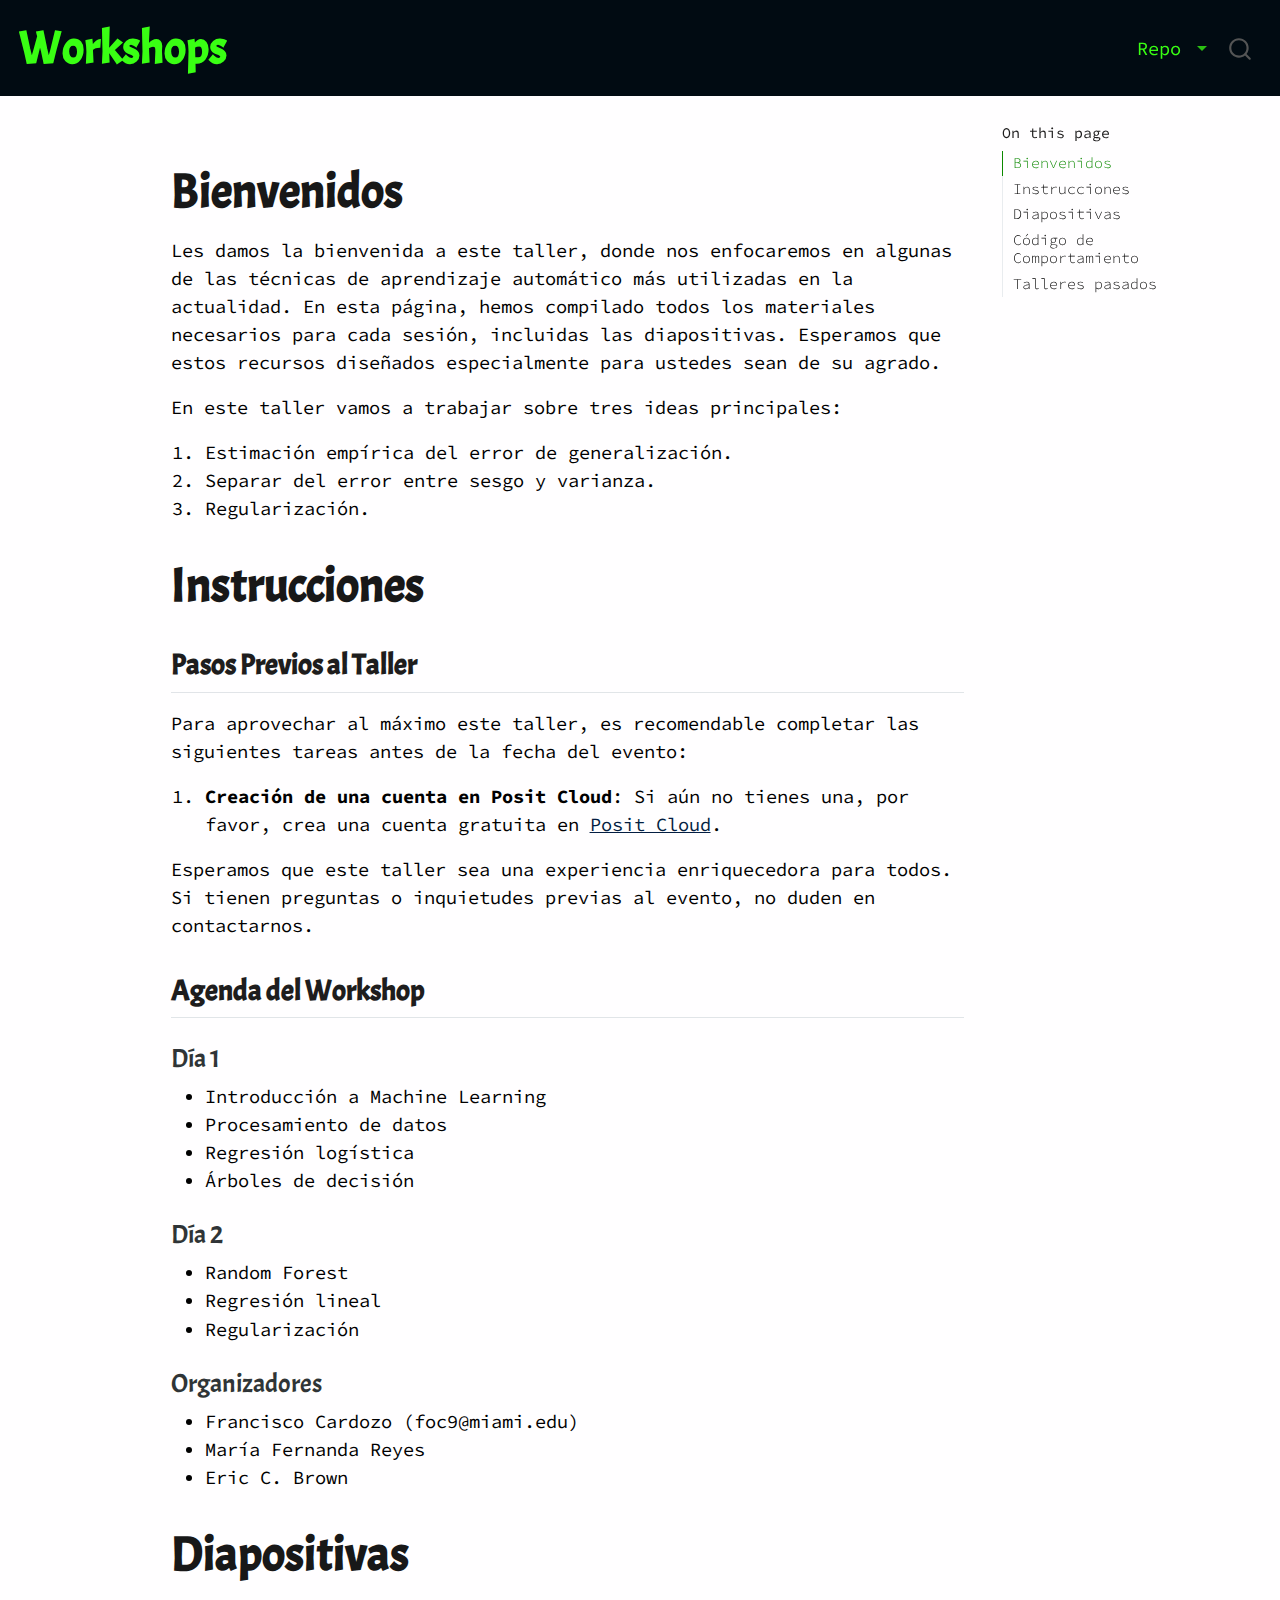
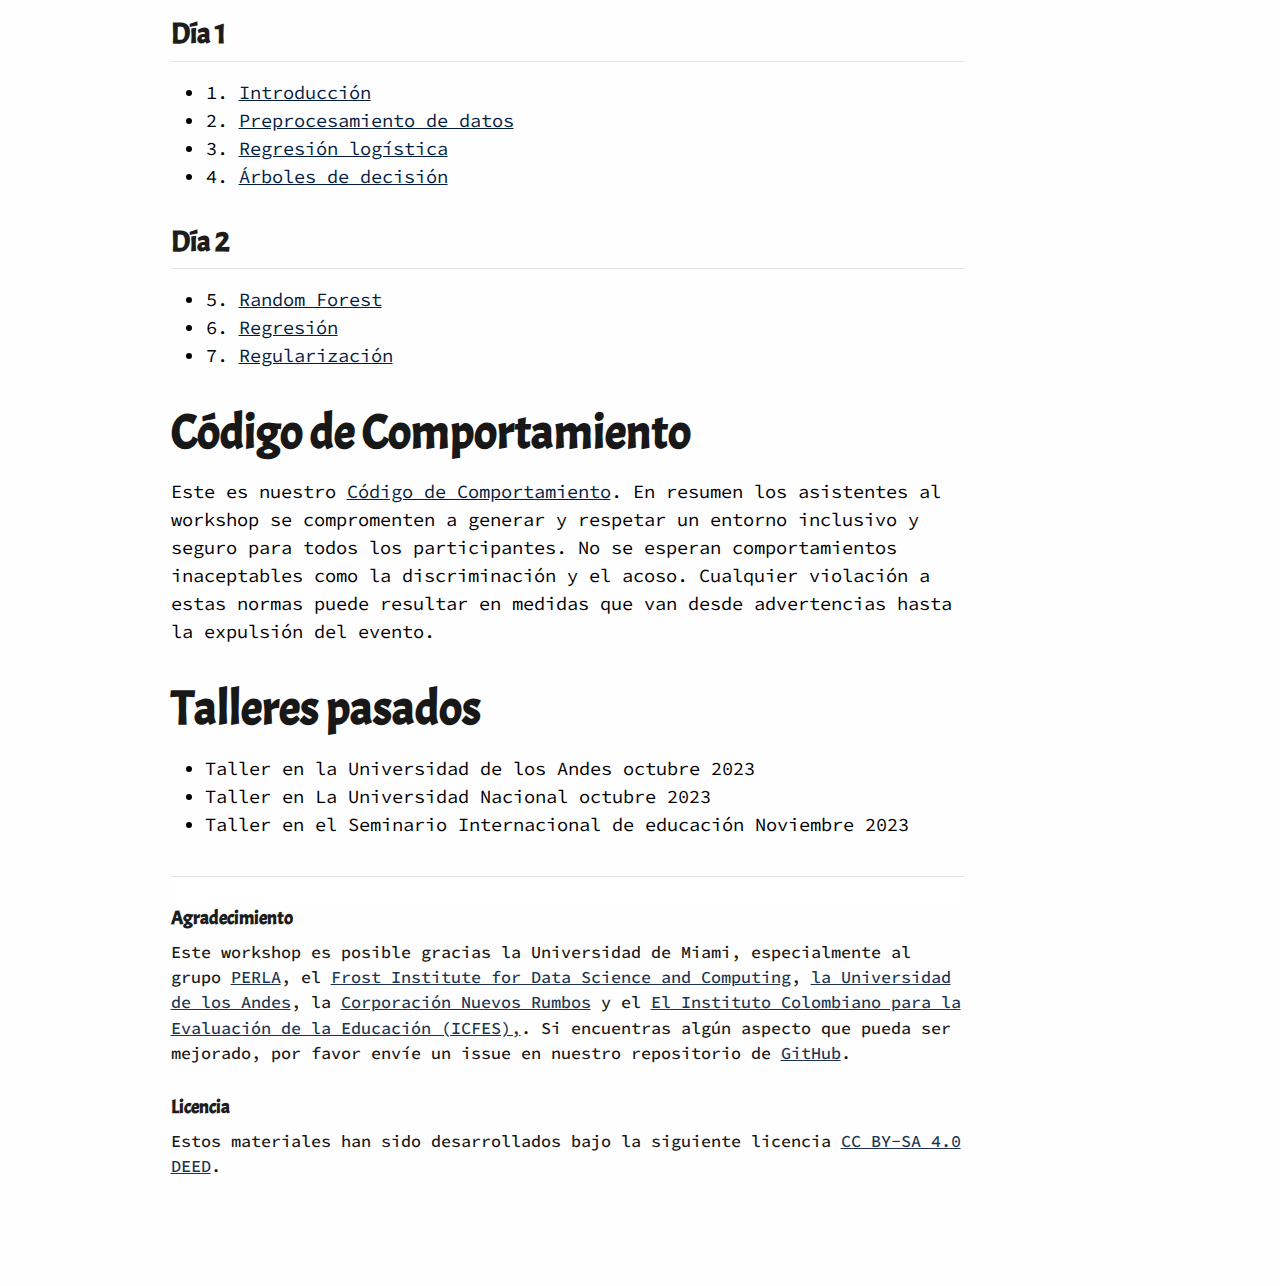
<file: docs/index.html>
<!DOCTYPE html>
<html xmlns="http://www.w3.org/1999/xhtml" lang="en" xml:lang="en"><head>

<meta charset="utf-8">
<meta name="generator" content="quarto-1.3.287">

<meta name="viewport" content="width=device-width, initial-scale=1.0, user-scalable=yes">


<title>Workshops</title>
<style>
code{white-space: pre-wrap;}
span.smallcaps{font-variant: small-caps;}
div.columns{display: flex; gap: min(4vw, 1.5em);}
div.column{flex: auto; overflow-x: auto;}
div.hanging-indent{margin-left: 1.5em; text-indent: -1.5em;}
ul.task-list{list-style: none;}
ul.task-list li input[type="checkbox"] {
  width: 0.8em;
  margin: 0 0.8em 0.2em -1em; /* quarto-specific, see https://github.com/quarto-dev/quarto-cli/issues/4556 */ 
  vertical-align: middle;
}
</style>


<script src="site_libs/quarto-nav/quarto-nav.js"></script>
<script src="site_libs/clipboard/clipboard.min.js"></script>
<script src="site_libs/quarto-search/autocomplete.umd.js"></script>
<script src="site_libs/quarto-search/fuse.min.js"></script>
<script src="site_libs/quarto-search/quarto-search.js"></script>
<meta name="quarto:offset" content="./">
<script src="site_libs/quarto-html/quarto.js"></script>
<script src="site_libs/quarto-html/popper.min.js"></script>
<script src="site_libs/quarto-html/tippy.umd.min.js"></script>
<script src="site_libs/quarto-html/anchor.min.js"></script>
<link href="site_libs/quarto-html/tippy.css" rel="stylesheet">
<link href="site_libs/quarto-html/quarto-syntax-highlighting.css" rel="stylesheet" id="quarto-text-highlighting-styles">
<script src="site_libs/bootstrap/bootstrap.min.js"></script>
<link href="site_libs/bootstrap/bootstrap-icons.css" rel="stylesheet">
<link href="site_libs/bootstrap/bootstrap.min.css" rel="stylesheet" id="quarto-bootstrap" data-mode="light">
<script id="quarto-search-options" type="application/json">{
  "location": "navbar",
  "copy-button": false,
  "collapse-after": 3,
  "panel-placement": "end",
  "type": "overlay",
  "limit": 20,
  "language": {
    "search-no-results-text": "No results",
    "search-matching-documents-text": "matching documents",
    "search-copy-link-title": "Copy link to search",
    "search-hide-matches-text": "Hide additional matches",
    "search-more-match-text": "more match in this document",
    "search-more-matches-text": "more matches in this document",
    "search-clear-button-title": "Clear",
    "search-detached-cancel-button-title": "Cancel",
    "search-submit-button-title": "Submit"
  }
}</script>


<link rel="stylesheet" href="styles.css">
</head>

<body class="nav-fixed">

<div id="quarto-search-results"></div>
  <header id="quarto-header" class="headroom fixed-top">
    <nav class="navbar navbar-expand-lg navbar-dark ">
      <div class="navbar-container container-fluid">
      <div class="navbar-brand-container">
    <a class="navbar-brand" href="./index.html">
    <span class="navbar-title">Workshops</span>
    </a>
  </div>
            <div id="quarto-search" class="" title="Search"></div>
          <button class="navbar-toggler" type="button" data-bs-toggle="collapse" data-bs-target="#navbarCollapse" aria-controls="navbarCollapse" aria-expanded="false" aria-label="Toggle navigation" onclick="if (window.quartoToggleHeadroom) { window.quartoToggleHeadroom(); }">
  <span class="navbar-toggler-icon"></span>
</button>
          <div class="collapse navbar-collapse" id="navbarCollapse">
            <ul class="navbar-nav navbar-nav-scroll ms-auto">
  <li class="nav-item dropdown ">
    <a class="nav-link dropdown-toggle" href="#" id="nav-menu-repo" role="button" data-bs-toggle="dropdown" aria-expanded="false" rel="" target="">
 <span class="menu-text">Repo</span>
    </a>
    <ul class="dropdown-menu dropdown-menu-end" aria-labelledby="nav-menu-repo">    
        <li>
    <a class="dropdown-item" href="https://github.com/focardozom/machine-learning-latin-america" rel="" target="">
 <span class="dropdown-text">Machine Learning in LA</span></a>
  </li>  
    </ul>
  </li>
</ul>
            <div class="quarto-navbar-tools">
</div>
          </div> <!-- /navcollapse -->
      </div> <!-- /container-fluid -->
    </nav>
</header>
<!-- content -->
<div id="quarto-content" class="quarto-container page-columns page-rows-contents page-layout-article page-navbar">
<!-- sidebar -->
<!-- margin-sidebar -->
    <div id="quarto-margin-sidebar" class="sidebar margin-sidebar">
        <nav id="TOC" role="doc-toc" class="toc-active">
    <h2 id="toc-title">On this page</h2>
   
  <ul>
  <li><a href="#bienvenidos" id="toc-bienvenidos" class="nav-link active" data-scroll-target="#bienvenidos">Bienvenidos</a></li>
  <li><a href="#instrucciones" id="toc-instrucciones" class="nav-link" data-scroll-target="#instrucciones">Instrucciones</a>
  <ul class="collapse">
  <li><a href="#pasos-previos-al-taller" id="toc-pasos-previos-al-taller" class="nav-link" data-scroll-target="#pasos-previos-al-taller">Pasos Previos al Taller</a></li>
  <li><a href="#agenda-del-workshop" id="toc-agenda-del-workshop" class="nav-link" data-scroll-target="#agenda-del-workshop">Agenda del Workshop</a>
  <ul class="collapse">
  <li><a href="#día-1" id="toc-día-1" class="nav-link" data-scroll-target="#día-1">Día 1</a></li>
  <li><a href="#día-2" id="toc-día-2" class="nav-link" data-scroll-target="#día-2">Día 2</a></li>
  <li><a href="#organizadores" id="toc-organizadores" class="nav-link" data-scroll-target="#organizadores">Organizadores</a></li>
  </ul></li>
  </ul></li>
  <li><a href="#diapositivas" id="toc-diapositivas" class="nav-link" data-scroll-target="#diapositivas">Diapositivas</a>
  <ul class="collapse">
  <li><a href="#día-1-1" id="toc-día-1-1" class="nav-link" data-scroll-target="#día-1-1">Día 1</a></li>
  <li><a href="#día-2-1" id="toc-día-2-1" class="nav-link" data-scroll-target="#día-2-1">Día 2</a></li>
  </ul></li>
  <li><a href="#código-de-comportamiento" id="toc-código-de-comportamiento" class="nav-link" data-scroll-target="#código-de-comportamiento">Código de Comportamiento</a></li>
  
  
  <li><a href="#talleres-pasados" id="toc-talleres-pasados" class="nav-link" data-scroll-target="#talleres-pasados">Talleres pasados</a></li>
  </ul>
</nav>
    </div>
<!-- main -->
<main class="content" id="quarto-document-content">



<section id="bienvenidos" class="level1">
<h1>Bienvenidos</h1>
<p>Les damos la bienvenida a este taller, donde nos enfocaremos en algunas de las técnicas de aprendizaje automático más utilizadas en la actualidad. En esta página, hemos compilado todos los materiales necesarios para cada sesión, incluidas las diapositivas. Esperamos que estos recursos diseñados especialmente para ustedes sean de su agrado.</p>
<p>En este taller vamos a trabajar sobre tres ideas principales:</p>
<ol type="1">
<li>Estimación empírica del error de generalización.</li>
<li>Separar del error entre sesgo y varianza.</li>
<li>Regularización.</li>
</ol>
</section>
<section id="instrucciones" class="level1">
<h1>Instrucciones</h1>
<section id="pasos-previos-al-taller" class="level2">
<h2 class="anchored" data-anchor-id="pasos-previos-al-taller">Pasos Previos al Taller</h2>
<p>Para aprovechar al máximo este taller, es recomendable completar las siguientes tareas antes de la fecha del evento:</p>
<ol type="1">
<li><strong>Creación de una cuenta en Posit Cloud</strong>: Si aún no tienes una, por favor, crea una cuenta gratuita en <a href="https://posit.cloud/" target="_blank">Posit Cloud</a>.</li>
</ol>
<p>Esperamos que este taller sea una experiencia enriquecedora para todos. Si tienen preguntas o inquietudes previas al evento, no duden en contactarnos.</p>
</section>
<section id="agenda-del-workshop" class="level2">
<h2 class="anchored" data-anchor-id="agenda-del-workshop">Agenda del Workshop</h2>
<section id="día-1" class="level3">
<h3 class="anchored" data-anchor-id="día-1">Día 1</h3>
<ul>
<li>Introducción a Machine Learning</li>
<li>Procesamiento de datos</li>
<li>Regresión logística</li>
<li>Árboles de decisión</li>
</ul>
</section>
<section id="día-2" class="level3">
<h3 class="anchored" data-anchor-id="día-2">Día 2</h3>
<ul>
<li>Random Forest</li>
<li>Regresión lineal</li>
<li>Regularización</li>
</ul>
</section>
<section id="organizadores" class="level3">
<h3 class="anchored" data-anchor-id="organizadores">Organizadores</h3>
<ul>
<li>Francisco Cardozo (foc9@miami.edu)</li>
<li>María Fernanda Reyes</li>
<li>Eric C. Brown</li>
</ul>
</section>
</section>
</section>
<section id="diapositivas" class="level1">
<h1>Diapositivas</h1>
<section id="día-1-1" class="level2">
<h2 class="anchored" data-anchor-id="día-1-1">Día 1</h2>
<ul>
<li><ol type="1">
<li><a href="slides/1-introduccion/slides-1-introduccion.html" target="_blank">Introducción</a></li>
</ol></li>
<li><ol start="2" type="1">
<li><a href="slides/2-procesamiento/slides-2-procesamiento.html" target="_blank">Preprocesamiento de datos</a></li>
</ol></li>
<li><ol start="3" type="1">
<li><a href="slides/3-modelos/3-modelos/slides-3-modelos.html" target="_blank">Regresión logística</a></li>
</ol></li>
<li><ol start="4" type="1">
<li><a href="slides/4-arboles/slides-4-arboles.html" target="_blank">Árboles de decisión</a></li>
</ol></li>
</ul>
</section>
<section id="día-2-1" class="level2">
<h2 class="anchored" data-anchor-id="día-2-1">Día 2</h2>
<ul>
<li><ol start="5" type="1">
<li><a href="slides/5-rforest/slides-5-forest.html" target="_blank">Random Forest</a></li>
</ol></li>
<li><ol start="6" type="1">
<li><a href="slides/6-regresion/slides-6-regresion.html" target="_blank">Regresión</a></li>
</ol></li>
<li><ol start="7" type="1">
<li><a href="slides/7-regularizacion/slides-regularizacion.html" target="_blank">Regularización</a></li>
</ol></li>
</ul>
</section>
</section>
<section id="código-de-comportamiento" class="level1">
<h1>Código de Comportamiento</h1>
<p>Este es nuestro <a href="COC/coc.html" target="_blank">Código de Comportamiento</a>. En resumen los asistentes al workshop se compromenten a generar y respetar un entorno inclusivo y seguro para todos los participantes. No se esperan comportamientos inaceptables como la discriminación y el acoso. Cualquier violación a estas normas puede resultar en medidas que van desde advertencias hasta la expulsión del evento.</p>
</section>


<section id="talleres-pasados" class="level1">
<h1>Talleres pasados</h1>
<ul>
<li>Taller en la Universidad de los Andes octubre 2023</li>
<li>Taller en La Universidad Nacional octubre 2023</li>
<li>Taller en el Seminario Internacional de educación Noviembre 2023</li>
</ul>


</section>

<a onclick="window.scrollTo(0, 0); return false;" role="button" id="quarto-back-to-top"><i class="bi bi-arrow-up"></i> Back to top</a><div id="quarto-appendix" class="default"><section id="agradecimiento" class="level1 appendix"><h2 class="anchored quarto-appendix-heading">Agradecimiento</h2><div class="quarto-appendix-contents">

<p>Este workshop es posible gracias la Universidad de Miami, especialmente al grupo <a href="https://www.publichealth.med.miami.edu/research/research-labs/perla-lab/index.html">PERLA</a>, el <a href="https://idsc.miami.edu">Frost Institute for Data Science and Computing</a>, <a href="https://uniandes.edu.co/en">la Universidad de los Andes</a>, la <a href="https://nuevosrumbos.org">Corporación Nuevos Rumbos</a> y el <a href="https://www.icfes.gov.co/en/">El Instituto Colombiano para la Evaluación de la Educación (ICFES),</a>. Si encuentras algún aspecto que pueda ser mejorado, por favor envíe un issue en nuestro repositorio de <a href="https://github.com/focardozom/machine-learning-latin-america">GitHub</a>.</p>
</div></section><section id="licencia" class="level1 appendix"><h2 class="anchored quarto-appendix-heading">Licencia</h2><div class="quarto-appendix-contents">

<p>Estos materiales han sido desarrollados bajo la siguiente licencia <a href="https://creativecommons.org/licenses/by-nc-sa/4.0/">CC BY-SA 4.0 DEED</a>.</p>
</div></section></div></main> <!-- /main -->
<script id="quarto-html-after-body" type="application/javascript">
window.document.addEventListener("DOMContentLoaded", function (event) {
  const toggleBodyColorMode = (bsSheetEl) => {
    const mode = bsSheetEl.getAttribute("data-mode");
    const bodyEl = window.document.querySelector("body");
    if (mode === "dark") {
      bodyEl.classList.add("quarto-dark");
      bodyEl.classList.remove("quarto-light");
    } else {
      bodyEl.classList.add("quarto-light");
      bodyEl.classList.remove("quarto-dark");
    }
  }
  const toggleBodyColorPrimary = () => {
    const bsSheetEl = window.document.querySelector("link#quarto-bootstrap");
    if (bsSheetEl) {
      toggleBodyColorMode(bsSheetEl);
    }
  }
  toggleBodyColorPrimary();  
  const icon = "";
  const anchorJS = new window.AnchorJS();
  anchorJS.options = {
    placement: 'right',
    icon: icon
  };
  anchorJS.add('.anchored');
  const isCodeAnnotation = (el) => {
    for (const clz of el.classList) {
      if (clz.startsWith('code-annotation-')) {                     
        return true;
      }
    }
    return false;
  }
  const clipboard = new window.ClipboardJS('.code-copy-button', {
    text: function(trigger) {
      const codeEl = trigger.previousElementSibling.cloneNode(true);
      for (const childEl of codeEl.children) {
        if (isCodeAnnotation(childEl)) {
          childEl.remove();
        }
      }
      return codeEl.innerText;
    }
  });
  clipboard.on('success', function(e) {
    // button target
    const button = e.trigger;
    // don't keep focus
    button.blur();
    // flash "checked"
    button.classList.add('code-copy-button-checked');
    var currentTitle = button.getAttribute("title");
    button.setAttribute("title", "Copied!");
    let tooltip;
    if (window.bootstrap) {
      button.setAttribute("data-bs-toggle", "tooltip");
      button.setAttribute("data-bs-placement", "left");
      button.setAttribute("data-bs-title", "Copied!");
      tooltip = new bootstrap.Tooltip(button, 
        { trigger: "manual", 
          customClass: "code-copy-button-tooltip",
          offset: [0, -8]});
      tooltip.show();    
    }
    setTimeout(function() {
      if (tooltip) {
        tooltip.hide();
        button.removeAttribute("data-bs-title");
        button.removeAttribute("data-bs-toggle");
        button.removeAttribute("data-bs-placement");
      }
      button.setAttribute("title", currentTitle);
      button.classList.remove('code-copy-button-checked');
    }, 1000);
    // clear code selection
    e.clearSelection();
  });
  function tippyHover(el, contentFn) {
    const config = {
      allowHTML: true,
      content: contentFn,
      maxWidth: 500,
      delay: 100,
      arrow: false,
      appendTo: function(el) {
          return el.parentElement;
      },
      interactive: true,
      interactiveBorder: 10,
      theme: 'quarto',
      placement: 'bottom-start'
    };
    window.tippy(el, config); 
  }
  const noterefs = window.document.querySelectorAll('a[role="doc-noteref"]');
  for (var i=0; i<noterefs.length; i++) {
    const ref = noterefs[i];
    tippyHover(ref, function() {
      // use id or data attribute instead here
      let href = ref.getAttribute('data-footnote-href') || ref.getAttribute('href');
      try { href = new URL(href).hash; } catch {}
      const id = href.replace(/^#\/?/, "");
      const note = window.document.getElementById(id);
      return note.innerHTML;
    });
  }
      let selectedAnnoteEl;
      const selectorForAnnotation = ( cell, annotation) => {
        let cellAttr = 'data-code-cell="' + cell + '"';
        let lineAttr = 'data-code-annotation="' +  annotation + '"';
        const selector = 'span[' + cellAttr + '][' + lineAttr + ']';
        return selector;
      }
      const selectCodeLines = (annoteEl) => {
        const doc = window.document;
        const targetCell = annoteEl.getAttribute("data-target-cell");
        const targetAnnotation = annoteEl.getAttribute("data-target-annotation");
        const annoteSpan = window.document.querySelector(selectorForAnnotation(targetCell, targetAnnotation));
        const lines = annoteSpan.getAttribute("data-code-lines").split(",");
        const lineIds = lines.map((line) => {
          return targetCell + "-" + line;
        })
        let top = null;
        let height = null;
        let parent = null;
        if (lineIds.length > 0) {
            //compute the position of the single el (top and bottom and make a div)
            const el = window.document.getElementById(lineIds[0]);
            top = el.offsetTop;
            height = el.offsetHeight;
            parent = el.parentElement.parentElement;
          if (lineIds.length > 1) {
            const lastEl = window.document.getElementById(lineIds[lineIds.length - 1]);
            const bottom = lastEl.offsetTop + lastEl.offsetHeight;
            height = bottom - top;
          }
          if (top !== null && height !== null && parent !== null) {
            // cook up a div (if necessary) and position it 
            let div = window.document.getElementById("code-annotation-line-highlight");
            if (div === null) {
              div = window.document.createElement("div");
              div.setAttribute("id", "code-annotation-line-highlight");
              div.style.position = 'absolute';
              parent.appendChild(div);
            }
            div.style.top = top - 2 + "px";
            div.style.height = height + 4 + "px";
            let gutterDiv = window.document.getElementById("code-annotation-line-highlight-gutter");
            if (gutterDiv === null) {
              gutterDiv = window.document.createElement("div");
              gutterDiv.setAttribute("id", "code-annotation-line-highlight-gutter");
              gutterDiv.style.position = 'absolute';
              const codeCell = window.document.getElementById(targetCell);
              const gutter = codeCell.querySelector('.code-annotation-gutter');
              gutter.appendChild(gutterDiv);
            }
            gutterDiv.style.top = top - 2 + "px";
            gutterDiv.style.height = height + 4 + "px";
          }
          selectedAnnoteEl = annoteEl;
        }
      };
      const unselectCodeLines = () => {
        const elementsIds = ["code-annotation-line-highlight", "code-annotation-line-highlight-gutter"];
        elementsIds.forEach((elId) => {
          const div = window.document.getElementById(elId);
          if (div) {
            div.remove();
          }
        });
        selectedAnnoteEl = undefined;
      };
      // Attach click handler to the DT
      const annoteDls = window.document.querySelectorAll('dt[data-target-cell]');
      for (const annoteDlNode of annoteDls) {
        annoteDlNode.addEventListener('click', (event) => {
          const clickedEl = event.target;
          if (clickedEl !== selectedAnnoteEl) {
            unselectCodeLines();
            const activeEl = window.document.querySelector('dt[data-target-cell].code-annotation-active');
            if (activeEl) {
              activeEl.classList.remove('code-annotation-active');
            }
            selectCodeLines(clickedEl);
            clickedEl.classList.add('code-annotation-active');
          } else {
            // Unselect the line
            unselectCodeLines();
            clickedEl.classList.remove('code-annotation-active');
          }
        });
      }
  const findCites = (el) => {
    const parentEl = el.parentElement;
    if (parentEl) {
      const cites = parentEl.dataset.cites;
      if (cites) {
        return {
          el,
          cites: cites.split(' ')
        };
      } else {
        return findCites(el.parentElement)
      }
    } else {
      return undefined;
    }
  };
  var bibliorefs = window.document.querySelectorAll('a[role="doc-biblioref"]');
  for (var i=0; i<bibliorefs.length; i++) {
    const ref = bibliorefs[i];
    const citeInfo = findCites(ref);
    if (citeInfo) {
      tippyHover(citeInfo.el, function() {
        var popup = window.document.createElement('div');
        citeInfo.cites.forEach(function(cite) {
          var citeDiv = window.document.createElement('div');
          citeDiv.classList.add('hanging-indent');
          citeDiv.classList.add('csl-entry');
          var biblioDiv = window.document.getElementById('ref-' + cite);
          if (biblioDiv) {
            citeDiv.innerHTML = biblioDiv.innerHTML;
          }
          popup.appendChild(citeDiv);
        });
        return popup.innerHTML;
      });
    }
  }
});
</script>
</div> <!-- /content -->



</body></html>
</file>
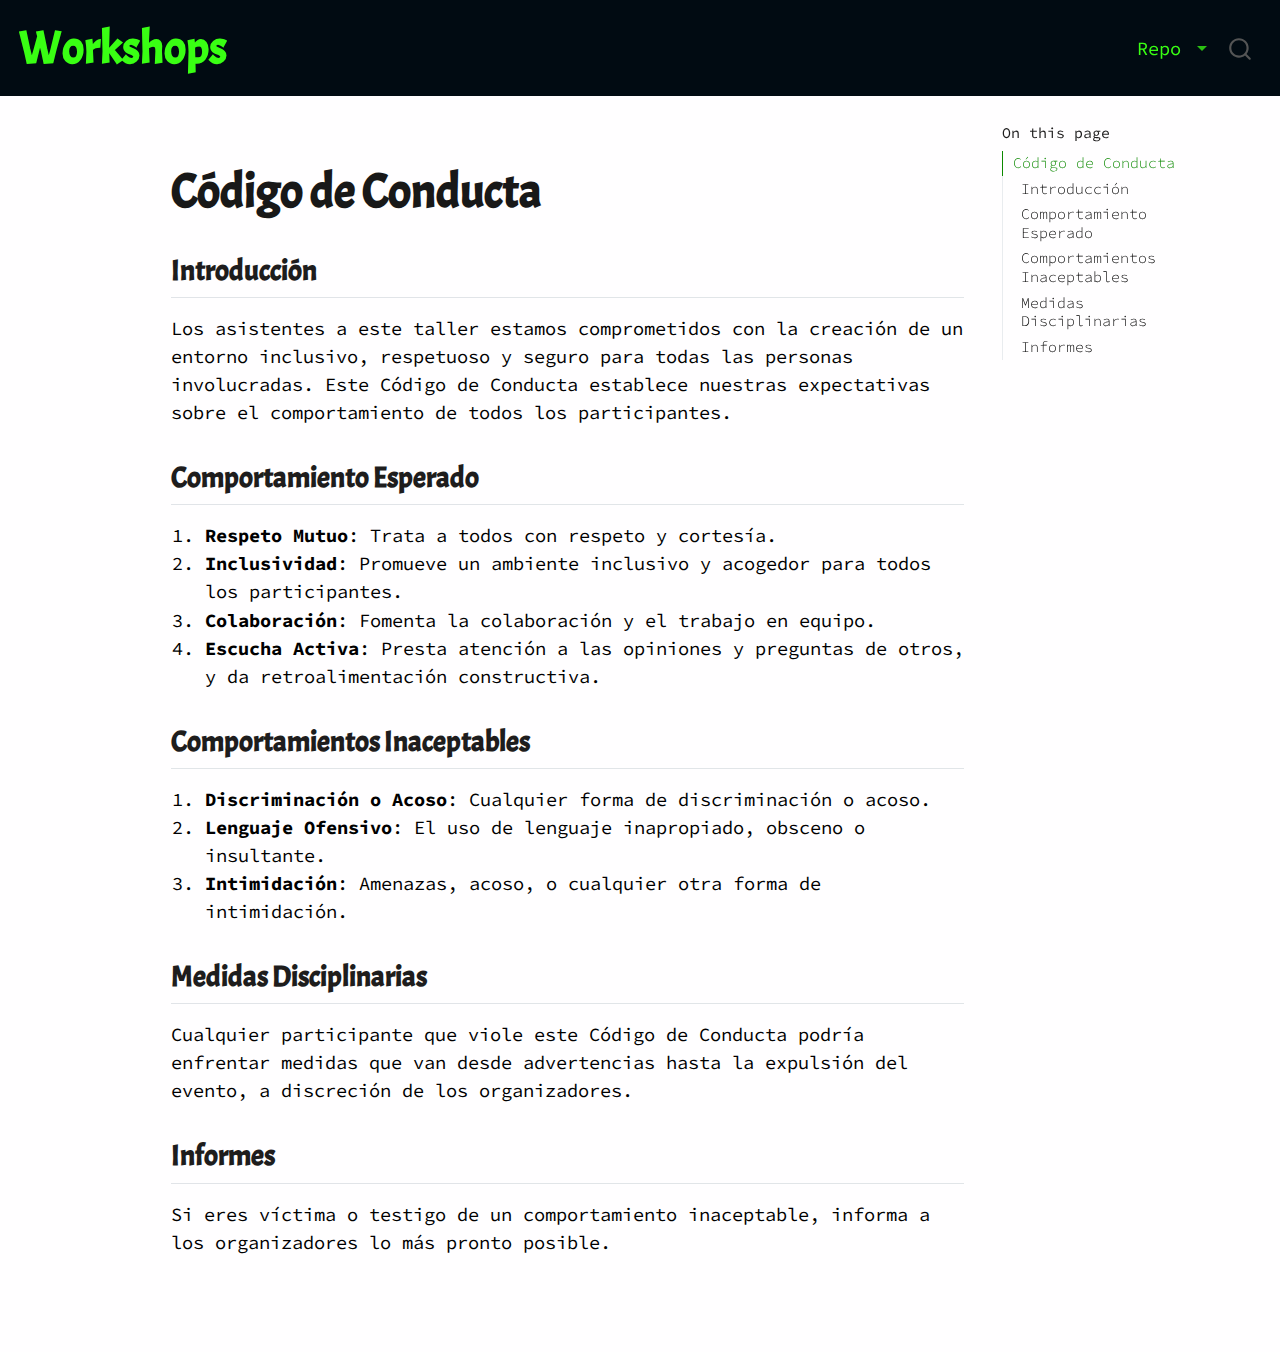
<file: docs/COC/coc.html>
<!DOCTYPE html>
<html xmlns="http://www.w3.org/1999/xhtml" lang="en" xml:lang="en"><head>

<meta charset="utf-8">
<meta name="generator" content="quarto-1.3.287">

<meta name="viewport" content="width=device-width, initial-scale=1.0, user-scalable=yes">


<title>Workshops – coc</title>
<style>
code{white-space: pre-wrap;}
span.smallcaps{font-variant: small-caps;}
div.columns{display: flex; gap: min(4vw, 1.5em);}
div.column{flex: auto; overflow-x: auto;}
div.hanging-indent{margin-left: 1.5em; text-indent: -1.5em;}
ul.task-list{list-style: none;}
ul.task-list li input[type="checkbox"] {
  width: 0.8em;
  margin: 0 0.8em 0.2em -1em; /* quarto-specific, see https://github.com/quarto-dev/quarto-cli/issues/4556 */ 
  vertical-align: middle;
}
</style>


<script src="../site_libs/quarto-nav/quarto-nav.js"></script>
<script src="../site_libs/clipboard/clipboard.min.js"></script>
<script src="../site_libs/quarto-search/autocomplete.umd.js"></script>
<script src="../site_libs/quarto-search/fuse.min.js"></script>
<script src="../site_libs/quarto-search/quarto-search.js"></script>
<meta name="quarto:offset" content="../">
<script src="../site_libs/quarto-html/quarto.js"></script>
<script src="../site_libs/quarto-html/popper.min.js"></script>
<script src="../site_libs/quarto-html/tippy.umd.min.js"></script>
<script src="../site_libs/quarto-html/anchor.min.js"></script>
<link href="../site_libs/quarto-html/tippy.css" rel="stylesheet">
<link href="../site_libs/quarto-html/quarto-syntax-highlighting.css" rel="stylesheet" id="quarto-text-highlighting-styles">
<script src="../site_libs/bootstrap/bootstrap.min.js"></script>
<link href="../site_libs/bootstrap/bootstrap-icons.css" rel="stylesheet">
<link href="../site_libs/bootstrap/bootstrap.min.css" rel="stylesheet" id="quarto-bootstrap" data-mode="light">
<script id="quarto-search-options" type="application/json">{
  "location": "navbar",
  "copy-button": false,
  "collapse-after": 3,
  "panel-placement": "end",
  "type": "overlay",
  "limit": 20,
  "language": {
    "search-no-results-text": "No results",
    "search-matching-documents-text": "matching documents",
    "search-copy-link-title": "Copy link to search",
    "search-hide-matches-text": "Hide additional matches",
    "search-more-match-text": "more match in this document",
    "search-more-matches-text": "more matches in this document",
    "search-clear-button-title": "Clear",
    "search-detached-cancel-button-title": "Cancel",
    "search-submit-button-title": "Submit"
  }
}</script>


<link rel="stylesheet" href="../styles.css">
</head>

<body class="nav-fixed">

<div id="quarto-search-results"></div>
  <header id="quarto-header" class="headroom fixed-top">
    <nav class="navbar navbar-expand-lg navbar-dark ">
      <div class="navbar-container container-fluid">
      <div class="navbar-brand-container">
    <a class="navbar-brand" href="../index.html">
    <span class="navbar-title">Workshops</span>
    </a>
  </div>
            <div id="quarto-search" class="" title="Search"></div>
          <button class="navbar-toggler" type="button" data-bs-toggle="collapse" data-bs-target="#navbarCollapse" aria-controls="navbarCollapse" aria-expanded="false" aria-label="Toggle navigation" onclick="if (window.quartoToggleHeadroom) { window.quartoToggleHeadroom(); }">
  <span class="navbar-toggler-icon"></span>
</button>
          <div class="collapse navbar-collapse" id="navbarCollapse">
            <ul class="navbar-nav navbar-nav-scroll ms-auto">
  <li class="nav-item dropdown ">
    <a class="nav-link dropdown-toggle" href="#" id="nav-menu-repo" role="button" data-bs-toggle="dropdown" aria-expanded="false" rel="" target="">
 <span class="menu-text">Repo</span>
    </a>
    <ul class="dropdown-menu dropdown-menu-end" aria-labelledby="nav-menu-repo">    
        <li>
    <a class="dropdown-item" href="https://github.com/focardozom/machine-learning-latin-america" rel="" target="">
 <span class="dropdown-text">Machine Learning in LA</span></a>
  </li>  
    </ul>
  </li>
</ul>
            <div class="quarto-navbar-tools">
</div>
          </div> <!-- /navcollapse -->
      </div> <!-- /container-fluid -->
    </nav>
</header>
<!-- content -->
<div id="quarto-content" class="quarto-container page-columns page-rows-contents page-layout-article page-navbar">
<!-- sidebar -->
<!-- margin-sidebar -->
    <div id="quarto-margin-sidebar" class="sidebar margin-sidebar">
        <nav id="TOC" role="doc-toc" class="toc-active">
    <h2 id="toc-title">On this page</h2>
   
  <ul>
  <li><a href="#código-de-conducta" id="toc-código-de-conducta" class="nav-link active" data-scroll-target="#código-de-conducta">Código de Conducta</a>
  <ul class="collapse">
  <li><a href="#introducción" id="toc-introducción" class="nav-link" data-scroll-target="#introducción">Introducción</a></li>
  <li><a href="#comportamiento-esperado" id="toc-comportamiento-esperado" class="nav-link" data-scroll-target="#comportamiento-esperado">Comportamiento Esperado</a></li>
  <li><a href="#comportamientos-inaceptables" id="toc-comportamientos-inaceptables" class="nav-link" data-scroll-target="#comportamientos-inaceptables">Comportamientos Inaceptables</a></li>
  <li><a href="#medidas-disciplinarias" id="toc-medidas-disciplinarias" class="nav-link" data-scroll-target="#medidas-disciplinarias">Medidas Disciplinarias</a></li>
  <li><a href="#informes" id="toc-informes" class="nav-link" data-scroll-target="#informes">Informes</a></li>
  </ul></li>
  </ul>
</nav>
    </div>
<!-- main -->
<main class="content" id="quarto-document-content">



<section id="código-de-conducta" class="level1">
<h1>Código de Conducta</h1>
<section id="introducción" class="level2">
<h2 class="anchored" data-anchor-id="introducción">Introducción</h2>
<p>Los asistentes a este taller estamos comprometidos con la creación de un entorno inclusivo, respetuoso y seguro para todas las personas involucradas. Este Código de Conducta establece nuestras expectativas sobre el comportamiento de todos los participantes.</p>
</section>
<section id="comportamiento-esperado" class="level2">
<h2 class="anchored" data-anchor-id="comportamiento-esperado">Comportamiento Esperado</h2>
<ol type="1">
<li><strong>Respeto Mutuo</strong>: Trata a todos con respeto y cortesía.</li>
<li><strong>Inclusividad</strong>: Promueve un ambiente inclusivo y acogedor para todos los participantes.</li>
<li><strong>Colaboración</strong>: Fomenta la colaboración y el trabajo en equipo.</li>
<li><strong>Escucha Activa</strong>: Presta atención a las opiniones y preguntas de otros, y da retroalimentación constructiva.</li>
</ol>
</section>
<section id="comportamientos-inaceptables" class="level2">
<h2 class="anchored" data-anchor-id="comportamientos-inaceptables">Comportamientos Inaceptables</h2>
<ol type="1">
<li><strong>Discriminación o Acoso</strong>: Cualquier forma de discriminación o acoso.</li>
<li><strong>Lenguaje Ofensivo</strong>: El uso de lenguaje inapropiado, obsceno o insultante.</li>
<li><strong>Intimidación</strong>: Amenazas, acoso, o cualquier otra forma de intimidación.</li>
</ol>
</section>
<section id="medidas-disciplinarias" class="level2">
<h2 class="anchored" data-anchor-id="medidas-disciplinarias">Medidas Disciplinarias</h2>
<p>Cualquier participante que viole este Código de Conducta podría enfrentar medidas que van desde advertencias hasta la expulsión del evento, a discreción de los organizadores.</p>
</section>
<section id="informes" class="level2">
<h2 class="anchored" data-anchor-id="informes">Informes</h2>
<p>Si eres víctima o testigo de un comportamiento inaceptable, informa a los organizadores lo más pronto posible.</p>


</section>
</section>

<a onclick="window.scrollTo(0, 0); return false;" role="button" id="quarto-back-to-top"><i class="bi bi-arrow-up"></i> Back to top</a></main> <!-- /main -->
<script id="quarto-html-after-body" type="application/javascript">
window.document.addEventListener("DOMContentLoaded", function (event) {
  const toggleBodyColorMode = (bsSheetEl) => {
    const mode = bsSheetEl.getAttribute("data-mode");
    const bodyEl = window.document.querySelector("body");
    if (mode === "dark") {
      bodyEl.classList.add("quarto-dark");
      bodyEl.classList.remove("quarto-light");
    } else {
      bodyEl.classList.add("quarto-light");
      bodyEl.classList.remove("quarto-dark");
    }
  }
  const toggleBodyColorPrimary = () => {
    const bsSheetEl = window.document.querySelector("link#quarto-bootstrap");
    if (bsSheetEl) {
      toggleBodyColorMode(bsSheetEl);
    }
  }
  toggleBodyColorPrimary();  
  const icon = "";
  const anchorJS = new window.AnchorJS();
  anchorJS.options = {
    placement: 'right',
    icon: icon
  };
  anchorJS.add('.anchored');
  const isCodeAnnotation = (el) => {
    for (const clz of el.classList) {
      if (clz.startsWith('code-annotation-')) {                     
        return true;
      }
    }
    return false;
  }
  const clipboard = new window.ClipboardJS('.code-copy-button', {
    text: function(trigger) {
      const codeEl = trigger.previousElementSibling.cloneNode(true);
      for (const childEl of codeEl.children) {
        if (isCodeAnnotation(childEl)) {
          childEl.remove();
        }
      }
      return codeEl.innerText;
    }
  });
  clipboard.on('success', function(e) {
    // button target
    const button = e.trigger;
    // don't keep focus
    button.blur();
    // flash "checked"
    button.classList.add('code-copy-button-checked');
    var currentTitle = button.getAttribute("title");
    button.setAttribute("title", "Copied!");
    let tooltip;
    if (window.bootstrap) {
      button.setAttribute("data-bs-toggle", "tooltip");
      button.setAttribute("data-bs-placement", "left");
      button.setAttribute("data-bs-title", "Copied!");
      tooltip = new bootstrap.Tooltip(button, 
        { trigger: "manual", 
          customClass: "code-copy-button-tooltip",
          offset: [0, -8]});
      tooltip.show();    
    }
    setTimeout(function() {
      if (tooltip) {
        tooltip.hide();
        button.removeAttribute("data-bs-title");
        button.removeAttribute("data-bs-toggle");
        button.removeAttribute("data-bs-placement");
      }
      button.setAttribute("title", currentTitle);
      button.classList.remove('code-copy-button-checked');
    }, 1000);
    // clear code selection
    e.clearSelection();
  });
  function tippyHover(el, contentFn) {
    const config = {
      allowHTML: true,
      content: contentFn,
      maxWidth: 500,
      delay: 100,
      arrow: false,
      appendTo: function(el) {
          return el.parentElement;
      },
      interactive: true,
      interactiveBorder: 10,
      theme: 'quarto',
      placement: 'bottom-start'
    };
    window.tippy(el, config); 
  }
  const noterefs = window.document.querySelectorAll('a[role="doc-noteref"]');
  for (var i=0; i<noterefs.length; i++) {
    const ref = noterefs[i];
    tippyHover(ref, function() {
      // use id or data attribute instead here
      let href = ref.getAttribute('data-footnote-href') || ref.getAttribute('href');
      try { href = new URL(href).hash; } catch {}
      const id = href.replace(/^#\/?/, "");
      const note = window.document.getElementById(id);
      return note.innerHTML;
    });
  }
      let selectedAnnoteEl;
      const selectorForAnnotation = ( cell, annotation) => {
        let cellAttr = 'data-code-cell="' + cell + '"';
        let lineAttr = 'data-code-annotation="' +  annotation + '"';
        const selector = 'span[' + cellAttr + '][' + lineAttr + ']';
        return selector;
      }
      const selectCodeLines = (annoteEl) => {
        const doc = window.document;
        const targetCell = annoteEl.getAttribute("data-target-cell");
        const targetAnnotation = annoteEl.getAttribute("data-target-annotation");
        const annoteSpan = window.document.querySelector(selectorForAnnotation(targetCell, targetAnnotation));
        const lines = annoteSpan.getAttribute("data-code-lines").split(",");
        const lineIds = lines.map((line) => {
          return targetCell + "-" + line;
        })
        let top = null;
        let height = null;
        let parent = null;
        if (lineIds.length > 0) {
            //compute the position of the single el (top and bottom and make a div)
            const el = window.document.getElementById(lineIds[0]);
            top = el.offsetTop;
            height = el.offsetHeight;
            parent = el.parentElement.parentElement;
          if (lineIds.length > 1) {
            const lastEl = window.document.getElementById(lineIds[lineIds.length - 1]);
            const bottom = lastEl.offsetTop + lastEl.offsetHeight;
            height = bottom - top;
          }
          if (top !== null && height !== null && parent !== null) {
            // cook up a div (if necessary) and position it 
            let div = window.document.getElementById("code-annotation-line-highlight");
            if (div === null) {
              div = window.document.createElement("div");
              div.setAttribute("id", "code-annotation-line-highlight");
              div.style.position = 'absolute';
              parent.appendChild(div);
            }
            div.style.top = top - 2 + "px";
            div.style.height = height + 4 + "px";
            let gutterDiv = window.document.getElementById("code-annotation-line-highlight-gutter");
            if (gutterDiv === null) {
              gutterDiv = window.document.createElement("div");
              gutterDiv.setAttribute("id", "code-annotation-line-highlight-gutter");
              gutterDiv.style.position = 'absolute';
              const codeCell = window.document.getElementById(targetCell);
              const gutter = codeCell.querySelector('.code-annotation-gutter');
              gutter.appendChild(gutterDiv);
            }
            gutterDiv.style.top = top - 2 + "px";
            gutterDiv.style.height = height + 4 + "px";
          }
          selectedAnnoteEl = annoteEl;
        }
      };
      const unselectCodeLines = () => {
        const elementsIds = ["code-annotation-line-highlight", "code-annotation-line-highlight-gutter"];
        elementsIds.forEach((elId) => {
          const div = window.document.getElementById(elId);
          if (div) {
            div.remove();
          }
        });
        selectedAnnoteEl = undefined;
      };
      // Attach click handler to the DT
      const annoteDls = window.document.querySelectorAll('dt[data-target-cell]');
      for (const annoteDlNode of annoteDls) {
        annoteDlNode.addEventListener('click', (event) => {
          const clickedEl = event.target;
          if (clickedEl !== selectedAnnoteEl) {
            unselectCodeLines();
            const activeEl = window.document.querySelector('dt[data-target-cell].code-annotation-active');
            if (activeEl) {
              activeEl.classList.remove('code-annotation-active');
            }
            selectCodeLines(clickedEl);
            clickedEl.classList.add('code-annotation-active');
          } else {
            // Unselect the line
            unselectCodeLines();
            clickedEl.classList.remove('code-annotation-active');
          }
        });
      }
  const findCites = (el) => {
    const parentEl = el.parentElement;
    if (parentEl) {
      const cites = parentEl.dataset.cites;
      if (cites) {
        return {
          el,
          cites: cites.split(' ')
        };
      } else {
        return findCites(el.parentElement)
      }
    } else {
      return undefined;
    }
  };
  var bibliorefs = window.document.querySelectorAll('a[role="doc-biblioref"]');
  for (var i=0; i<bibliorefs.length; i++) {
    const ref = bibliorefs[i];
    const citeInfo = findCites(ref);
    if (citeInfo) {
      tippyHover(citeInfo.el, function() {
        var popup = window.document.createElement('div');
        citeInfo.cites.forEach(function(cite) {
          var citeDiv = window.document.createElement('div');
          citeDiv.classList.add('hanging-indent');
          citeDiv.classList.add('csl-entry');
          var biblioDiv = window.document.getElementById('ref-' + cite);
          if (biblioDiv) {
            citeDiv.innerHTML = biblioDiv.innerHTML;
          }
          popup.appendChild(citeDiv);
        });
        return popup.innerHTML;
      });
    }
  }
});
</script>
</div> <!-- /content -->



</body></html>
</file>
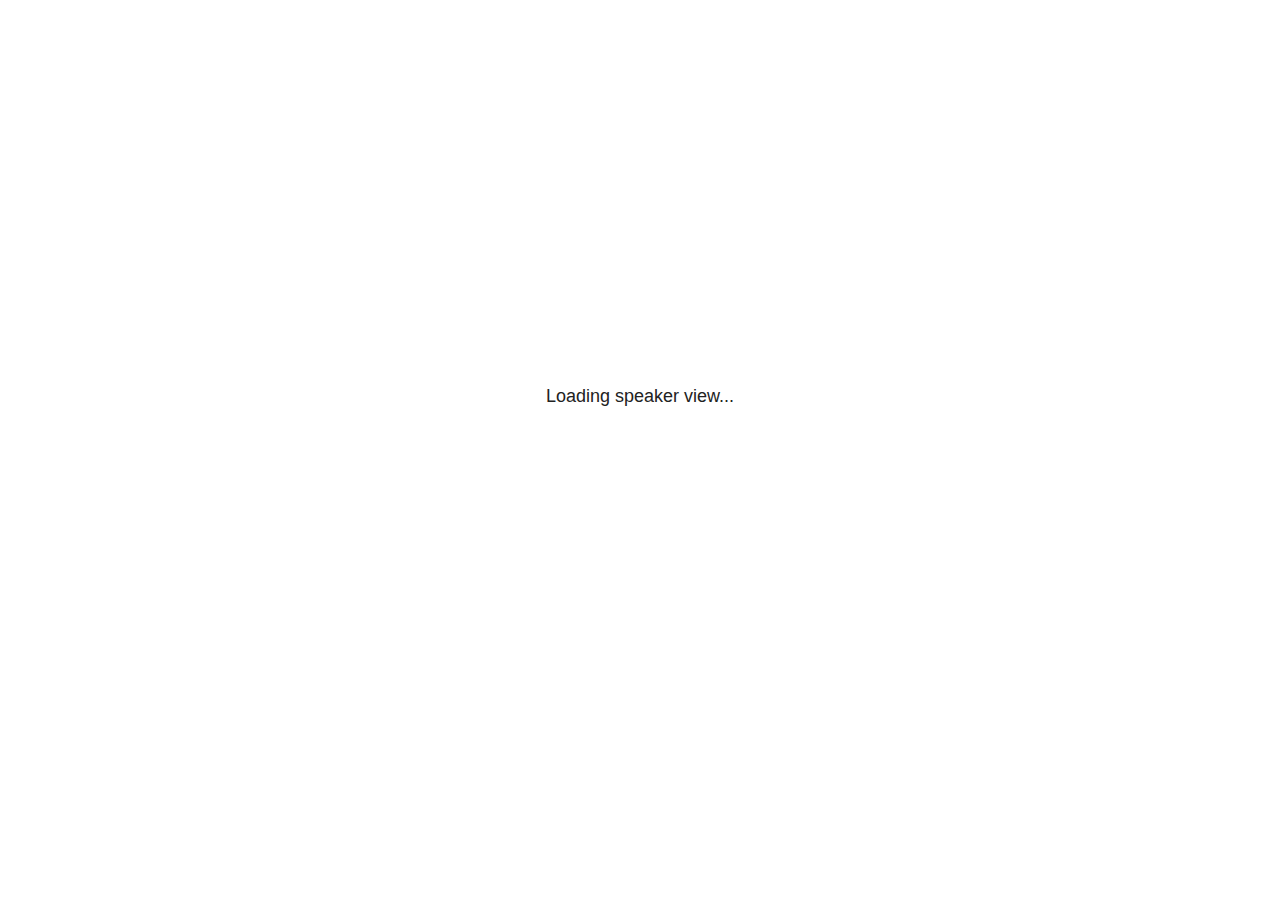
<file: docs/site_libs/revealjs/plugin/notes/speaker-view.html>
<!--
	NOTE: You need to build the notes plugin after making changes to this file.
-->
<html lang="en">
	<head>
		<meta charset="utf-8">

		<title>reveal.js - Speaker View</title>

		<style>
			body {
				font-family: Helvetica;
				font-size: 18px;
			}

			#current-slide,
			#upcoming-slide,
			#speaker-controls {
				padding: 6px;
				box-sizing: border-box;
				-moz-box-sizing: border-box;
			}

			#current-slide iframe,
			#upcoming-slide iframe {
				width: 100%;
				height: 100%;
				border: 1px solid #ddd;
			}

			#current-slide .label,
			#upcoming-slide .label {
				position: absolute;
				top: 10px;
				left: 10px;
				z-index: 2;
			}

			#connection-status {
				position: absolute;
				top: 0;
				left: 0;
				width: 100%;
				height: 100%;
				z-index: 20;
				padding: 30% 20% 20% 20%;
				font-size: 18px;
				color: #222;
				background: #fff;
				text-align: center;
				box-sizing: border-box;
				line-height: 1.4;
			}

			.overlay-element {
				height: 34px;
				line-height: 34px;
				padding: 0 10px;
				text-shadow: none;
				background: rgba( 220, 220, 220, 0.8 );
				color: #222;
				font-size: 14px;
			}

			.overlay-element.interactive:hover {
				background: rgba( 220, 220, 220, 1 );
			}

			#current-slide {
				position: absolute;
				width: 60%;
				height: 100%;
				top: 0;
				left: 0;
				padding-right: 0;
			}

			#upcoming-slide {
				position: absolute;
				width: 40%;
				height: 40%;
				right: 0;
				top: 0;
			}

			/* Speaker controls */
			#speaker-controls {
				position: absolute;
				top: 40%;
				right: 0;
				width: 40%;
				height: 60%;
				overflow: auto;
				font-size: 18px;
			}

				.speaker-controls-time.hidden,
				.speaker-controls-notes.hidden {
					display: none;
				}

				.speaker-controls-time .label,
				.speaker-controls-pace .label,
				.speaker-controls-notes .label {
					text-transform: uppercase;
					font-weight: normal;
					font-size: 0.66em;
					color: #666;
					margin: 0;
				}

				.speaker-controls-time, .speaker-controls-pace {
					border-bottom: 1px solid rgba( 200, 200, 200, 0.5 );
					margin-bottom: 10px;
					padding: 10px 16px;
					padding-bottom: 20px;
					cursor: pointer;
				}

				.speaker-controls-time .reset-button {
					opacity: 0;
					float: right;
					color: #666;
					text-decoration: none;
				}
				.speaker-controls-time:hover .reset-button {
					opacity: 1;
				}

				.speaker-controls-time .timer,
				.speaker-controls-time .clock {
					width: 50%;
				}

				.speaker-controls-time .timer,
				.speaker-controls-time .clock,
				.speaker-controls-time .pacing .hours-value,
				.speaker-controls-time .pacing .minutes-value,
				.speaker-controls-time .pacing .seconds-value {
					font-size: 1.9em;
				}

				.speaker-controls-time .timer {
					float: left;
				}

				.speaker-controls-time .clock {
					float: right;
					text-align: right;
				}

				.speaker-controls-time span.mute {
					opacity: 0.3;
				}

				.speaker-controls-time .pacing-title {
					margin-top: 5px;
				}

				.speaker-controls-time .pacing.ahead {
					color: blue;
				}

				.speaker-controls-time .pacing.on-track {
					color: green;
				}

				.speaker-controls-time .pacing.behind {
					color: red;
				}

				.speaker-controls-notes {
					padding: 10px 16px;
				}

				.speaker-controls-notes .value {
					margin-top: 5px;
					line-height: 1.4;
					font-size: 1.2em;
				}

			/* Layout selector */
			#speaker-layout {
				position: absolute;
				top: 10px;
				right: 10px;
				color: #222;
				z-index: 10;
			}
				#speaker-layout select {
					position: absolute;
					width: 100%;
					height: 100%;
					top: 0;
					left: 0;
					border: 0;
					box-shadow: 0;
					cursor: pointer;
					opacity: 0;

					font-size: 1em;
					background-color: transparent;

					-moz-appearance: none;
					-webkit-appearance: none;
					-webkit-tap-highlight-color: rgba(0, 0, 0, 0);
				}

				#speaker-layout select:focus {
					outline: none;
					box-shadow: none;
				}

			.clear {
				clear: both;
			}

			/* Speaker layout: Wide */
			body[data-speaker-layout="wide"] #current-slide,
			body[data-speaker-layout="wide"] #upcoming-slide {
				width: 50%;
				height: 45%;
				padding: 6px;
			}

			body[data-speaker-layout="wide"] #current-slide {
				top: 0;
				left: 0;
			}

			body[data-speaker-layout="wide"] #upcoming-slide {
				top: 0;
				left: 50%;
			}

			body[data-speaker-layout="wide"] #speaker-controls {
				top: 45%;
				left: 0;
				width: 100%;
				height: 50%;
				font-size: 1.25em;
			}

			/* Speaker layout: Tall */
			body[data-speaker-layout="tall"] #current-slide,
			body[data-speaker-layout="tall"] #upcoming-slide {
				width: 45%;
				height: 50%;
				padding: 6px;
			}

			body[data-speaker-layout="tall"] #current-slide {
				top: 0;
				left: 0;
			}

			body[data-speaker-layout="tall"] #upcoming-slide {
				top: 50%;
				left: 0;
			}

			body[data-speaker-layout="tall"] #speaker-controls {
				padding-top: 40px;
				top: 0;
				left: 45%;
				width: 55%;
				height: 100%;
				font-size: 1.25em;
			}

			/* Speaker layout: Notes only */
			body[data-speaker-layout="notes-only"] #current-slide,
			body[data-speaker-layout="notes-only"] #upcoming-slide {
				display: none;
			}

			body[data-speaker-layout="notes-only"] #speaker-controls {
				padding-top: 40px;
				top: 0;
				left: 0;
				width: 100%;
				height: 100%;
				font-size: 1.25em;
			}

			@media screen and (max-width: 1080px) {
				body[data-speaker-layout="default"] #speaker-controls {
					font-size: 16px;
				}
			}

			@media screen and (max-width: 900px) {
				body[data-speaker-layout="default"] #speaker-controls {
					font-size: 14px;
				}
			}

			@media screen and (max-width: 800px) {
				body[data-speaker-layout="default"] #speaker-controls {
					font-size: 12px;
				}
			}

		</style>
	</head>

	<body>

		<div id="connection-status">Loading speaker view...</div>

		<div id="current-slide"></div>
		<div id="upcoming-slide"><span class="overlay-element label">Upcoming</span></div>
		<div id="speaker-controls">
			<div class="speaker-controls-time">
				<h4 class="label">Time <span class="reset-button">Click to Reset</span></h4>
				<div class="clock">
					<span class="clock-value">0:00 AM</span>
				</div>
				<div class="timer">
					<span class="hours-value">00</span><span class="minutes-value">:00</span><span class="seconds-value">:00</span>
				</div>
				<div class="clear"></div>

				<h4 class="label pacing-title" style="display: none">Pacing – Time to finish current slide</h4>
				<div class="pacing" style="display: none">
					<span class="hours-value">00</span><span class="minutes-value">:00</span><span class="seconds-value">:00</span>
				</div>
			</div>

			<div class="speaker-controls-notes hidden">
				<h4 class="label">Notes</h4>
				<div class="value"></div>
			</div>
		</div>
		<div id="speaker-layout" class="overlay-element interactive">
			<span class="speaker-layout-label"></span>
			<select class="speaker-layout-dropdown"></select>
		</div>

		<script>

			(function() {

				var notes,
					notesValue,
					currentState,
					currentSlide,
					upcomingSlide,
					layoutLabel,
					layoutDropdown,
					pendingCalls = {},
					lastRevealApiCallId = 0,
					connected = false,
					whitelistedWindows = [window.opener];

				var SPEAKER_LAYOUTS = {
					'default': 'Default',
					'wide': 'Wide',
					'tall': 'Tall',
					'notes-only': 'Notes only'
				};

				setupLayout();

				var connectionStatus = document.querySelector( '#connection-status' );
				var connectionTimeout = setTimeout( function() {
					connectionStatus.innerHTML = 'Error connecting to main window.<br>Please try closing and reopening the speaker view.';
				}, 5000 );
;
				window.addEventListener( 'message', function( event ) {

					// Validate the origin of this message to prevent XSS
					if( window.location.origin !== event.origin && whitelistedWindows.indexOf( event.source ) === -1 ) {
						return;
					}

					clearTimeout( connectionTimeout );
					connectionStatus.style.display = 'none';

					var data = JSON.parse( event.data );

					// The overview mode is only useful to the reveal.js instance
					// where navigation occurs so we don't sync it
					if( data.state ) delete data.state.overview;

					// Messages sent by the notes plugin inside of the main window
					if( data && data.namespace === 'reveal-notes' ) {
						if( data.type === 'connect' ) {
							handleConnectMessage( data );
						}
						else if( data.type === 'state' ) {
							handleStateMessage( data );
						}
						else if( data.type === 'return' ) {
							pendingCalls[data.callId](data.result);
							delete pendingCalls[data.callId];
						}
					}
					// Messages sent by the reveal.js inside of the current slide preview
					else if( data && data.namespace === 'reveal' ) {
						if( /ready/.test( data.eventName ) ) {
							// Send a message back to notify that the handshake is complete
							window.opener.postMessage( JSON.stringify({ namespace: 'reveal-notes', type: 'connected'} ), '*' );
						}
						else if( /slidechanged|fragmentshown|fragmenthidden|paused|resumed/.test( data.eventName ) && currentState !== JSON.stringify( data.state ) ) {

							dispatchStateToMainWindow( data.state );

						}
					}

				} );

				/**
				 * Updates the presentation in the main window to match the state
				 * of the presentation in the notes window.
				 */
				const dispatchStateToMainWindow = debounce(( state ) => {
					window.opener.postMessage( JSON.stringify({ method: 'setState', args: [ state ]} ), '*' );
				}, 500);

				/**
				 * Asynchronously calls the Reveal.js API of the main frame.
				 */
				function callRevealApi( methodName, methodArguments, callback ) {

					var callId = ++lastRevealApiCallId;
					pendingCalls[callId] = callback;
					window.opener.postMessage( JSON.stringify( {
						namespace: 'reveal-notes',
						type: 'call',
						callId: callId,
						methodName: methodName,
						arguments: methodArguments
					} ), '*' );

				}

				/**
				 * Called when the main window is trying to establish a
				 * connection.
				 */
				function handleConnectMessage( data ) {

					if( connected === false ) {
						connected = true;

						setupIframes( data );
						setupKeyboard();
						setupNotes();
						setupTimer();
						setupHeartbeat();
					}

				}

				/**
				 * Called when the main window sends an updated state.
				 */
				function handleStateMessage( data ) {

					// Store the most recently set state to avoid circular loops
					// applying the same state
					currentState = JSON.stringify( data.state );

					// No need for updating the notes in case of fragment changes
					if ( data.notes ) {
						notes.classList.remove( 'hidden' );
						notesValue.style.whiteSpace = data.whitespace;
						if( data.markdown ) {
							notesValue.innerHTML = marked( data.notes );
						}
						else {
							notesValue.innerHTML = data.notes;
						}
					}
					else {
						notes.classList.add( 'hidden' );
					}

					// Update the note slides
					currentSlide.contentWindow.postMessage( JSON.stringify({ method: 'setState', args: [ data.state ] }), '*' );
					upcomingSlide.contentWindow.postMessage( JSON.stringify({ method: 'setState', args: [ data.state ] }), '*' );
					upcomingSlide.contentWindow.postMessage( JSON.stringify({ method: 'next' }), '*' );

				}

				// Limit to max one state update per X ms
				handleStateMessage = debounce( handleStateMessage, 200 );

				/**
				 * Forward keyboard events to the current slide window.
				 * This enables keyboard events to work even if focus
				 * isn't set on the current slide iframe.
				 *
				 * Block F5 default handling, it reloads and disconnects
				 * the speaker notes window.
				 */
				function setupKeyboard() {

					document.addEventListener( 'keydown', function( event ) {
						if( event.keyCode === 116 || ( event.metaKey && event.keyCode === 82 ) ) {
							event.preventDefault();
							return false;
						}
						currentSlide.contentWindow.postMessage( JSON.stringify({ method: 'triggerKey', args: [ event.keyCode ] }), '*' );
					} );

				}

				/**
				 * Creates the preview iframes.
				 */
				function setupIframes( data ) {

					var params = [
						'receiver',
						'progress=false',
						'history=false',
						'transition=none',
						'autoSlide=0',
						'backgroundTransition=none'
					].join( '&' );

					var urlSeparator = /\?/.test(data.url) ? '&' : '?';
					var hash = '#/' + data.state.indexh + '/' + data.state.indexv;
					var currentURL = data.url + urlSeparator + params + '&postMessageEvents=true' + hash;
					var upcomingURL = data.url + urlSeparator + params + '&controls=false' + hash;

					currentSlide = document.createElement( 'iframe' );
					currentSlide.setAttribute( 'width', 1280 );
					currentSlide.setAttribute( 'height', 1024 );
					currentSlide.setAttribute( 'src', currentURL );
					document.querySelector( '#current-slide' ).appendChild( currentSlide );

					upcomingSlide = document.createElement( 'iframe' );
					upcomingSlide.setAttribute( 'width', 640 );
					upcomingSlide.setAttribute( 'height', 512 );
					upcomingSlide.setAttribute( 'src', upcomingURL );
					document.querySelector( '#upcoming-slide' ).appendChild( upcomingSlide );

					whitelistedWindows.push( currentSlide.contentWindow, upcomingSlide.contentWindow );

				}

				/**
				 * Setup the notes UI.
				 */
				function setupNotes() {

					notes = document.querySelector( '.speaker-controls-notes' );
					notesValue = document.querySelector( '.speaker-controls-notes .value' );

				}

				/**
				 * We send out a heartbeat at all times to ensure we can
				 * reconnect with the main presentation window after reloads.
				 */
				function setupHeartbeat() {

					setInterval( () => {
						window.opener.postMessage( JSON.stringify({ namespace: 'reveal-notes', type: 'heartbeat'} ), '*' );
					}, 1000 );

				}

				function getTimings( callback ) {

					callRevealApi( 'getSlidesAttributes', [], function ( slideAttributes ) {
						callRevealApi( 'getConfig', [], function ( config ) {
							var totalTime = config.totalTime;
							var minTimePerSlide = config.minimumTimePerSlide || 0;
							var defaultTiming = config.defaultTiming;
							if ((defaultTiming == null) && (totalTime == null)) {
								callback(null);
								return;
							}
							// Setting totalTime overrides defaultTiming
							if (totalTime) {
								defaultTiming = 0;
							}
							var timings = [];
							for ( var i in slideAttributes ) {
								var slide = slideAttributes[ i ];
								var timing = defaultTiming;
								if( slide.hasOwnProperty( 'data-timing' )) {
									var t = slide[ 'data-timing' ];
									timing = parseInt(t);
									if( isNaN(timing) ) {
										console.warn("Could not parse timing '" + t + "' of slide " + i + "; using default of " + defaultTiming);
										timing = defaultTiming;
									}
								}
								timings.push(timing);
							}
							if ( totalTime ) {
								// After we've allocated time to individual slides, we summarize it and
								// subtract it from the total time
								var remainingTime = totalTime - timings.reduce( function(a, b) { return a + b; }, 0 );
								// The remaining time is divided by the number of slides that have 0 seconds
								// allocated at the moment, giving the average time-per-slide on the remaining slides
								var remainingSlides = (timings.filter( function(x) { return x == 0 }) ).length
								var timePerSlide = Math.round( remainingTime / remainingSlides, 0 )
								// And now we replace every zero-value timing with that average
								timings = timings.map( function(x) { return (x==0 ? timePerSlide : x) } );
							}
							var slidesUnderMinimum = timings.filter( function(x) { return (x < minTimePerSlide) } ).length
							if ( slidesUnderMinimum ) {
								message = "The pacing time for " + slidesUnderMinimum + " slide(s) is under the configured minimum of " + minTimePerSlide + " seconds. Check the data-timing attribute on individual slides, or consider increasing the totalTime or minimumTimePerSlide configuration options (or removing some slides).";
								alert(message);
							}
							callback( timings );
						} );
					} );

				}

				/**
				 * Return the number of seconds allocated for presenting
				 * all slides up to and including this one.
				 */
				function getTimeAllocated( timings, callback ) {

					callRevealApi( 'getSlidePastCount', [], function ( currentSlide ) {
						var allocated = 0;
						for (var i in timings.slice(0, currentSlide + 1)) {
							allocated += timings[i];
						}
						callback( allocated );
					} );

				}

				/**
				 * Create the timer and clock and start updating them
				 * at an interval.
				 */
				function setupTimer() {

					var start = new Date(),
					timeEl = document.querySelector( '.speaker-controls-time' ),
					clockEl = timeEl.querySelector( '.clock-value' ),
					hoursEl = timeEl.querySelector( '.hours-value' ),
					minutesEl = timeEl.querySelector( '.minutes-value' ),
					secondsEl = timeEl.querySelector( '.seconds-value' ),
					pacingTitleEl = timeEl.querySelector( '.pacing-title' ),
					pacingEl = timeEl.querySelector( '.pacing' ),
					pacingHoursEl = pacingEl.querySelector( '.hours-value' ),
					pacingMinutesEl = pacingEl.querySelector( '.minutes-value' ),
					pacingSecondsEl = pacingEl.querySelector( '.seconds-value' );

					var timings = null;
					getTimings( function ( _timings ) {

						timings = _timings;
						if (_timings !== null) {
							pacingTitleEl.style.removeProperty('display');
							pacingEl.style.removeProperty('display');
						}

						// Update once directly
						_updateTimer();

						// Then update every second
						setInterval( _updateTimer, 1000 );

					} );


					function _resetTimer() {

						if (timings == null) {
							start = new Date();
							_updateTimer();
						}
						else {
							// Reset timer to beginning of current slide
							getTimeAllocated( timings, function ( slideEndTimingSeconds ) {
								var slideEndTiming = slideEndTimingSeconds * 1000;
								callRevealApi( 'getSlidePastCount', [], function ( currentSlide ) {
									var currentSlideTiming = timings[currentSlide] * 1000;
									var previousSlidesTiming = slideEndTiming - currentSlideTiming;
									var now = new Date();
									start = new Date(now.getTime() - previousSlidesTiming);
									_updateTimer();
								} );
							} );
						}

					}

					timeEl.addEventListener( 'click', function() {
						_resetTimer();
						return false;
					} );

					function _displayTime( hrEl, minEl, secEl, time) {

						var sign = Math.sign(time) == -1 ? "-" : "";
						time = Math.abs(Math.round(time / 1000));
						var seconds = time % 60;
						var minutes = Math.floor( time / 60 ) % 60 ;
						var hours = Math.floor( time / ( 60 * 60 )) ;
						hrEl.innerHTML = sign + zeroPadInteger( hours );
						if (hours == 0) {
							hrEl.classList.add( 'mute' );
						}
						else {
							hrEl.classList.remove( 'mute' );
						}
						minEl.innerHTML = ':' + zeroPadInteger( minutes );
						if (hours == 0 && minutes == 0) {
							minEl.classList.add( 'mute' );
						}
						else {
							minEl.classList.remove( 'mute' );
						}
						secEl.innerHTML = ':' + zeroPadInteger( seconds );
					}

					function _updateTimer() {

						var diff, hours, minutes, seconds,
						now = new Date();

						diff = now.getTime() - start.getTime();

						clockEl.innerHTML = now.toLocaleTimeString( 'en-US', { hour12: true, hour: '2-digit', minute:'2-digit' } );
						_displayTime( hoursEl, minutesEl, secondsEl, diff );
						if (timings !== null) {
							_updatePacing(diff);
						}

					}

					function _updatePacing(diff) {

						getTimeAllocated( timings, function ( slideEndTimingSeconds ) {
							var slideEndTiming = slideEndTimingSeconds * 1000;

							callRevealApi( 'getSlidePastCount', [], function ( currentSlide ) {
								var currentSlideTiming = timings[currentSlide] * 1000;
								var timeLeftCurrentSlide = slideEndTiming - diff;
								if (timeLeftCurrentSlide < 0) {
									pacingEl.className = 'pacing behind';
								}
								else if (timeLeftCurrentSlide < currentSlideTiming) {
									pacingEl.className = 'pacing on-track';
								}
								else {
									pacingEl.className = 'pacing ahead';
								}
								_displayTime( pacingHoursEl, pacingMinutesEl, pacingSecondsEl, timeLeftCurrentSlide );
							} );
						} );
					}

				}

				/**
				 * Sets up the speaker view layout and layout selector.
				 */
				function setupLayout() {

					layoutDropdown = document.querySelector( '.speaker-layout-dropdown' );
					layoutLabel = document.querySelector( '.speaker-layout-label' );

					// Render the list of available layouts
					for( var id in SPEAKER_LAYOUTS ) {
						var option = document.createElement( 'option' );
						option.setAttribute( 'value', id );
						option.textContent = SPEAKER_LAYOUTS[ id ];
						layoutDropdown.appendChild( option );
					}

					// Monitor the dropdown for changes
					layoutDropdown.addEventListener( 'change', function( event ) {

						setLayout( layoutDropdown.value );

					}, false );

					// Restore any currently persisted layout
					setLayout( getLayout() );

				}

				/**
				 * Sets a new speaker view layout. The layout is persisted
				 * in local storage.
				 */
				function setLayout( value ) {

					var title = SPEAKER_LAYOUTS[ value ];

					layoutLabel.innerHTML = 'Layout' + ( title ? ( ': ' + title ) : '' );
					layoutDropdown.value = value;

					document.body.setAttribute( 'data-speaker-layout', value );

					// Persist locally
					if( supportsLocalStorage() ) {
						window.localStorage.setItem( 'reveal-speaker-layout', value );
					}

				}

				/**
				 * Returns the ID of the most recently set speaker layout
				 * or our default layout if none has been set.
				 */
				function getLayout() {

					if( supportsLocalStorage() ) {
						var layout = window.localStorage.getItem( 'reveal-speaker-layout' );
						if( layout ) {
							return layout;
						}
					}

					// Default to the first record in the layouts hash
					for( var id in SPEAKER_LAYOUTS ) {
						return id;
					}

				}

				function supportsLocalStorage() {

					try {
						localStorage.setItem('test', 'test');
						localStorage.removeItem('test');
						return true;
					}
					catch( e ) {
						return false;
					}

				}

				function zeroPadInteger( num ) {

					var str = '00' + parseInt( num );
					return str.substring( str.length - 2 );

				}

				/**
				 * Limits the frequency at which a function can be called.
				 */
				function debounce( fn, ms ) {

					var lastTime = 0,
						timeout;

					return function() {

						var args = arguments;
						var context = this;

						clearTimeout( timeout );

						var timeSinceLastCall = Date.now() - lastTime;
						if( timeSinceLastCall > ms ) {
							fn.apply( context, args );
							lastTime = Date.now();
						}
						else {
							timeout = setTimeout( function() {
								fn.apply( context, args );
								lastTime = Date.now();
							}, ms - timeSinceLastCall );
						}

					}

				}

			})();

		</script>
	</body>
</html>
</file>
<file: docs/site_libs/quarto-html/tippy.css>
.tippy-box[data-animation=fade][data-state=hidden]{opacity:0}[data-tippy-root]{max-width:calc(100vw - 10px)}.tippy-box{position:relative;background-color:#333;color:#fff;border-radius:4px;font-size:14px;line-height:1.4;white-space:normal;outline:0;transition-property:transform,visibility,opacity}.tippy-box[data-placement^=top]>.tippy-arrow{bottom:0}.tippy-box[data-placement^=top]>.tippy-arrow:before{bottom:-7px;left:0;border-width:8px 8px 0;border-top-color:initial;transform-origin:center top}.tippy-box[data-placement^=bottom]>.tippy-arrow{top:0}.tippy-box[data-placement^=bottom]>.tippy-arrow:before{top:-7px;left:0;border-width:0 8px 8px;border-bottom-color:initial;transform-origin:center bottom}.tippy-box[data-placement^=left]>.tippy-arrow{right:0}.tippy-box[data-placement^=left]>.tippy-arrow:before{border-width:8px 0 8px 8px;border-left-color:initial;right:-7px;transform-origin:center left}.tippy-box[data-placement^=right]>.tippy-arrow{left:0}.tippy-box[data-placement^=right]>.tippy-arrow:before{left:-7px;border-width:8px 8px 8px 0;border-right-color:initial;transform-origin:center right}.tippy-box[data-inertia][data-state=visible]{transition-timing-function:cubic-bezier(.54,1.5,.38,1.11)}.tippy-arrow{width:16px;height:16px;color:#333}.tippy-arrow:before{content:"";position:absolute;border-color:transparent;border-style:solid}.tippy-content{position:relative;padding:5px 9px;z-index:1}
</file>
<file: docs/site_libs/quarto-html/quarto-syntax-highlighting.css>
/* quarto syntax highlight colors */
:root {
  --quarto-hl-ot-color: #003B4F;
  --quarto-hl-at-color: #657422;
  --quarto-hl-ss-color: #20794D;
  --quarto-hl-an-color: #5E5E5E;
  --quarto-hl-fu-color: #4758AB;
  --quarto-hl-st-color: #20794D;
  --quarto-hl-cf-color: #003B4F;
  --quarto-hl-op-color: #5E5E5E;
  --quarto-hl-er-color: #AD0000;
  --quarto-hl-bn-color: #AD0000;
  --quarto-hl-al-color: #AD0000;
  --quarto-hl-va-color: #111111;
  --quarto-hl-bu-color: inherit;
  --quarto-hl-ex-color: inherit;
  --quarto-hl-pp-color: #AD0000;
  --quarto-hl-in-color: #5E5E5E;
  --quarto-hl-vs-color: #20794D;
  --quarto-hl-wa-color: #5E5E5E;
  --quarto-hl-do-color: #5E5E5E;
  --quarto-hl-im-color: #00769E;
  --quarto-hl-ch-color: #20794D;
  --quarto-hl-dt-color: #AD0000;
  --quarto-hl-fl-color: #AD0000;
  --quarto-hl-co-color: #5E5E5E;
  --quarto-hl-cv-color: #5E5E5E;
  --quarto-hl-cn-color: #8f5902;
  --quarto-hl-sc-color: #5E5E5E;
  --quarto-hl-dv-color: #AD0000;
  --quarto-hl-kw-color: #003B4F;
}

/* other quarto variables */
:root {
  --quarto-font-monospace: SFMono-Regular, Menlo, Monaco, Consolas, "Liberation Mono", "Courier New", monospace;
}

pre > code.sourceCode > span {
  color: #003B4F;
}

code span {
  color: #003B4F;
}

code.sourceCode > span {
  color: #003B4F;
}

div.sourceCode,
div.sourceCode pre.sourceCode {
  color: #003B4F;
}

code span.ot {
  color: #003B4F;
  font-style: inherit;
}

code span.at {
  color: #657422;
  font-style: inherit;
}

code span.ss {
  color: #20794D;
  font-style: inherit;
}

code span.an {
  color: #5E5E5E;
  font-style: inherit;
}

code span.fu {
  color: #4758AB;
  font-style: inherit;
}

code span.st {
  color: #20794D;
  font-style: inherit;
}

code span.cf {
  color: #003B4F;
  font-style: inherit;
}

code span.op {
  color: #5E5E5E;
  font-style: inherit;
}

code span.er {
  color: #AD0000;
  font-style: inherit;
}

code span.bn {
  color: #AD0000;
  font-style: inherit;
}

code span.al {
  color: #AD0000;
  font-style: inherit;
}

code span.va {
  color: #111111;
  font-style: inherit;
}

code span.bu {
  font-style: inherit;
}

code span.ex {
  font-style: inherit;
}

code span.pp {
  color: #AD0000;
  font-style: inherit;
}

code span.in {
  color: #5E5E5E;
  font-style: inherit;
}

code span.vs {
  color: #20794D;
  font-style: inherit;
}

code span.wa {
  color: #5E5E5E;
  font-style: italic;
}

code span.do {
  color: #5E5E5E;
  font-style: italic;
}

code span.im {
  color: #00769E;
  font-style: inherit;
}

code span.ch {
  color: #20794D;
  font-style: inherit;
}

code span.dt {
  color: #AD0000;
  font-style: inherit;
}

code span.fl {
  color: #AD0000;
  font-style: inherit;
}

code span.co {
  color: #5E5E5E;
  font-style: inherit;
}

code span.cv {
  color: #5E5E5E;
  font-style: italic;
}

code span.cn {
  color: #8f5902;
  font-style: inherit;
}

code span.sc {
  color: #5E5E5E;
  font-style: inherit;
}

code span.dv {
  color: #AD0000;
  font-style: inherit;
}

code span.kw {
  color: #003B4F;
  font-style: inherit;
}

.prevent-inlining {
  content: "</";
}

/*# sourceMappingURL=debc5d5d77c3f9108843748ff7464032.css.map */
</file>
<file: docs/styles.css>
/* Import Fonts */
@import url('https://fonts.googleapis.com/css2?family=Roboto+Condensed:wght@300&display=swap');
@import url('https://fonts.googleapis.com/css2?family=Ubuntu:wght@500&display=swap');
@import url('https://fonts.googleapis.com/css2?family=Acme&family=Source+Code+Pro&display=swap');

/* Global Styles */
body {
  font-family: 'Source Code Pro', sans-serif;
  font-size: 1.1rem;
  color: black;
  background-color: #fffeff;
}

/* Navigation Bar */
.navbar {
  background: #010B12; /* Gradient from 400 to 100 */
}

.navbar-title {
  font-weight: bold;
  font-size: 2.7rem;
  color: #39FF13;
  font-family: 'Acme', 
  sans-serif;
}

/* Links */
a {
  color: #041E42;
}

a:hover {
  color: #0C8900;
}

/* Table of Contents */
.sidebar nav[role=doc-toc] ul>li>a.active,
.sidebar nav[role=doc-toc] ul>li>ul>li>a.active {
  border-left: 1px solid #0C8900;
  color: #0C8900 !important;
}

.sidebar nav[role=doc-toc] ul>li>a:hover,
.sidebar nav[role=doc-toc] ul>li>ul>li>a:hover {
  color: #0C8900 !important;
}

/* Headings */
h1 {
  font-family: 'Acme', sans-serif;
  color: black;
  font-weight: 900;
  font-size: 2.8rem;
}

h2 {
  font-family: 'Acme', sans-serif;
  color: #060505;
  font-weight: 800;
  font-size: 1.7rem;
}

h3 {
  font-family: 'Acme', sans-serif;
  color: #191f22;
  font-weight: 500;
  font-size: 1.5rem;
}

.navbar-dark .navbar-nav .nav-link {
    color: #39FF13;
}

/* Appendix */
.appendix {
  font-family: 'Source Code Pro', sans-serif;
  font-weight: 500;
  font-size: 1.1rem;
  background-color: #fffeff;
}

.navbar-title:hover {
  color:#d913ff;
  font-size: 2.75rem;
  transition: 0.8s;
}
</file>
